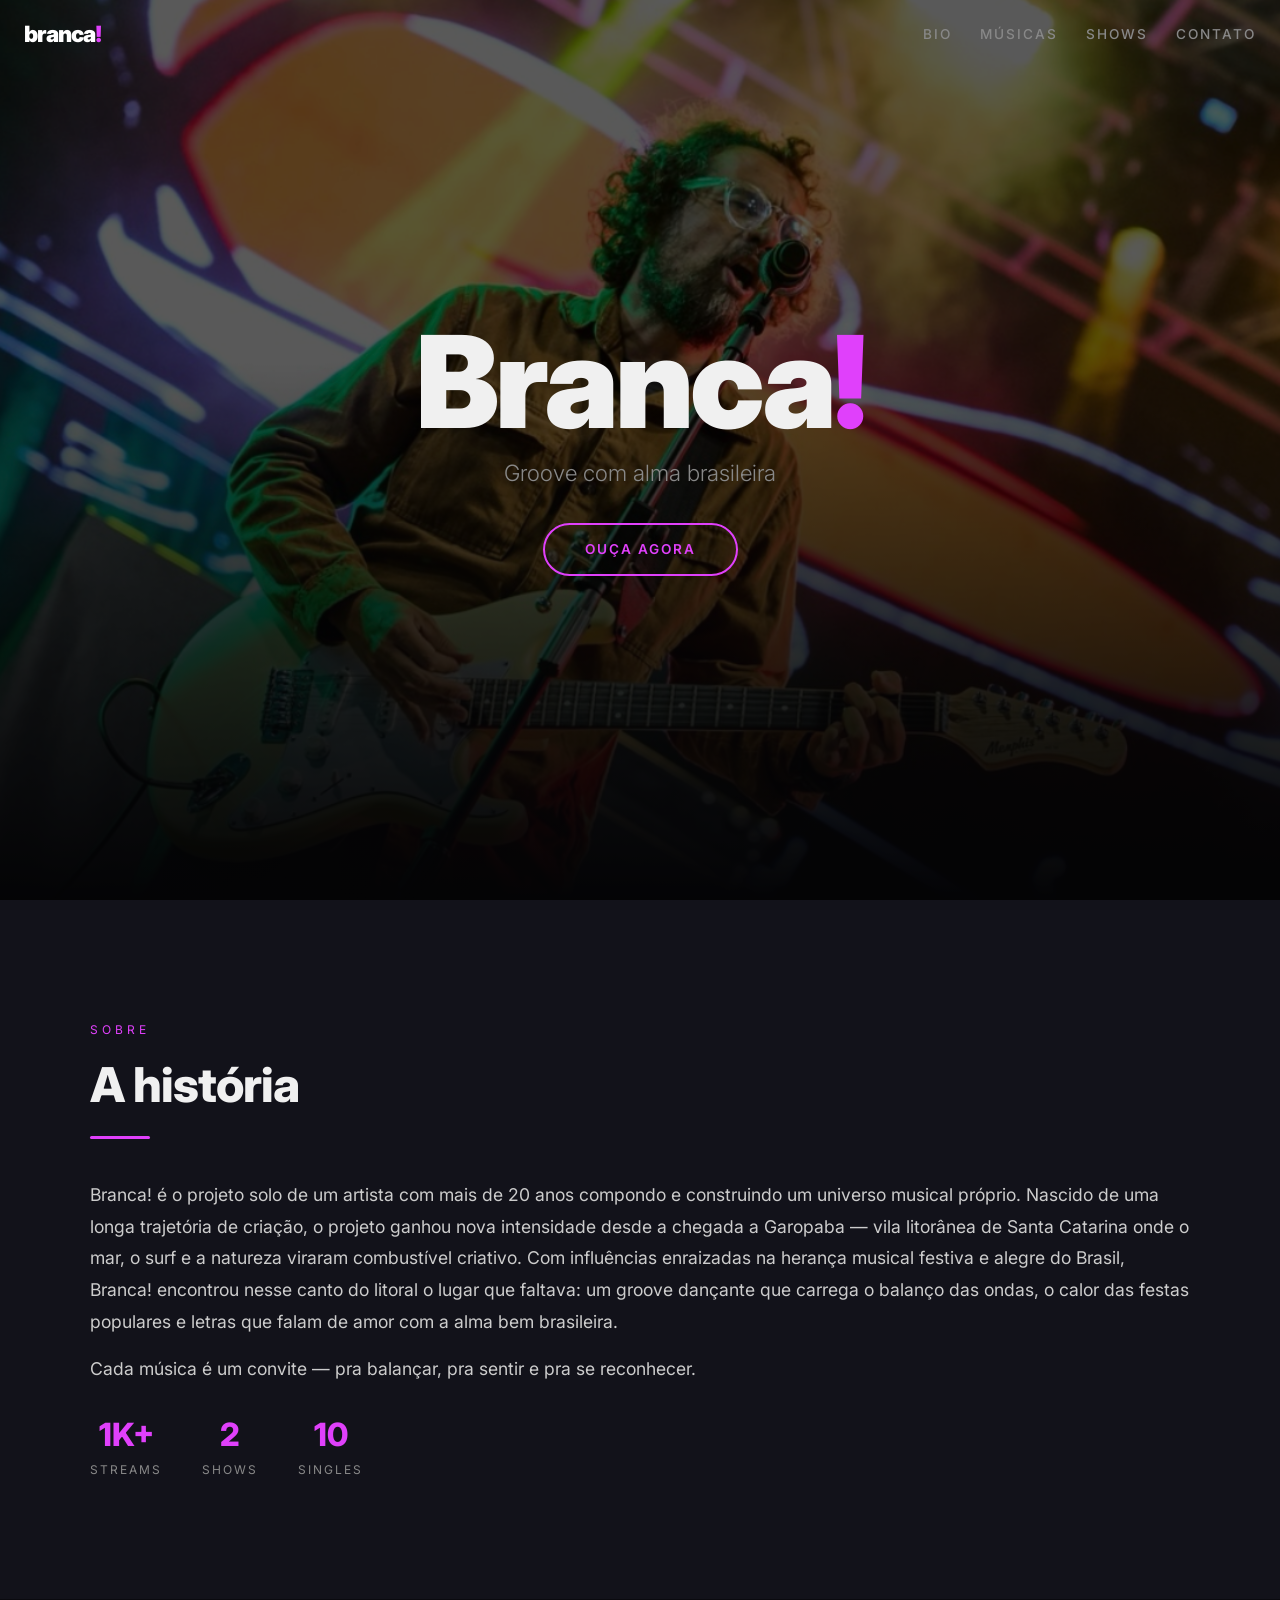
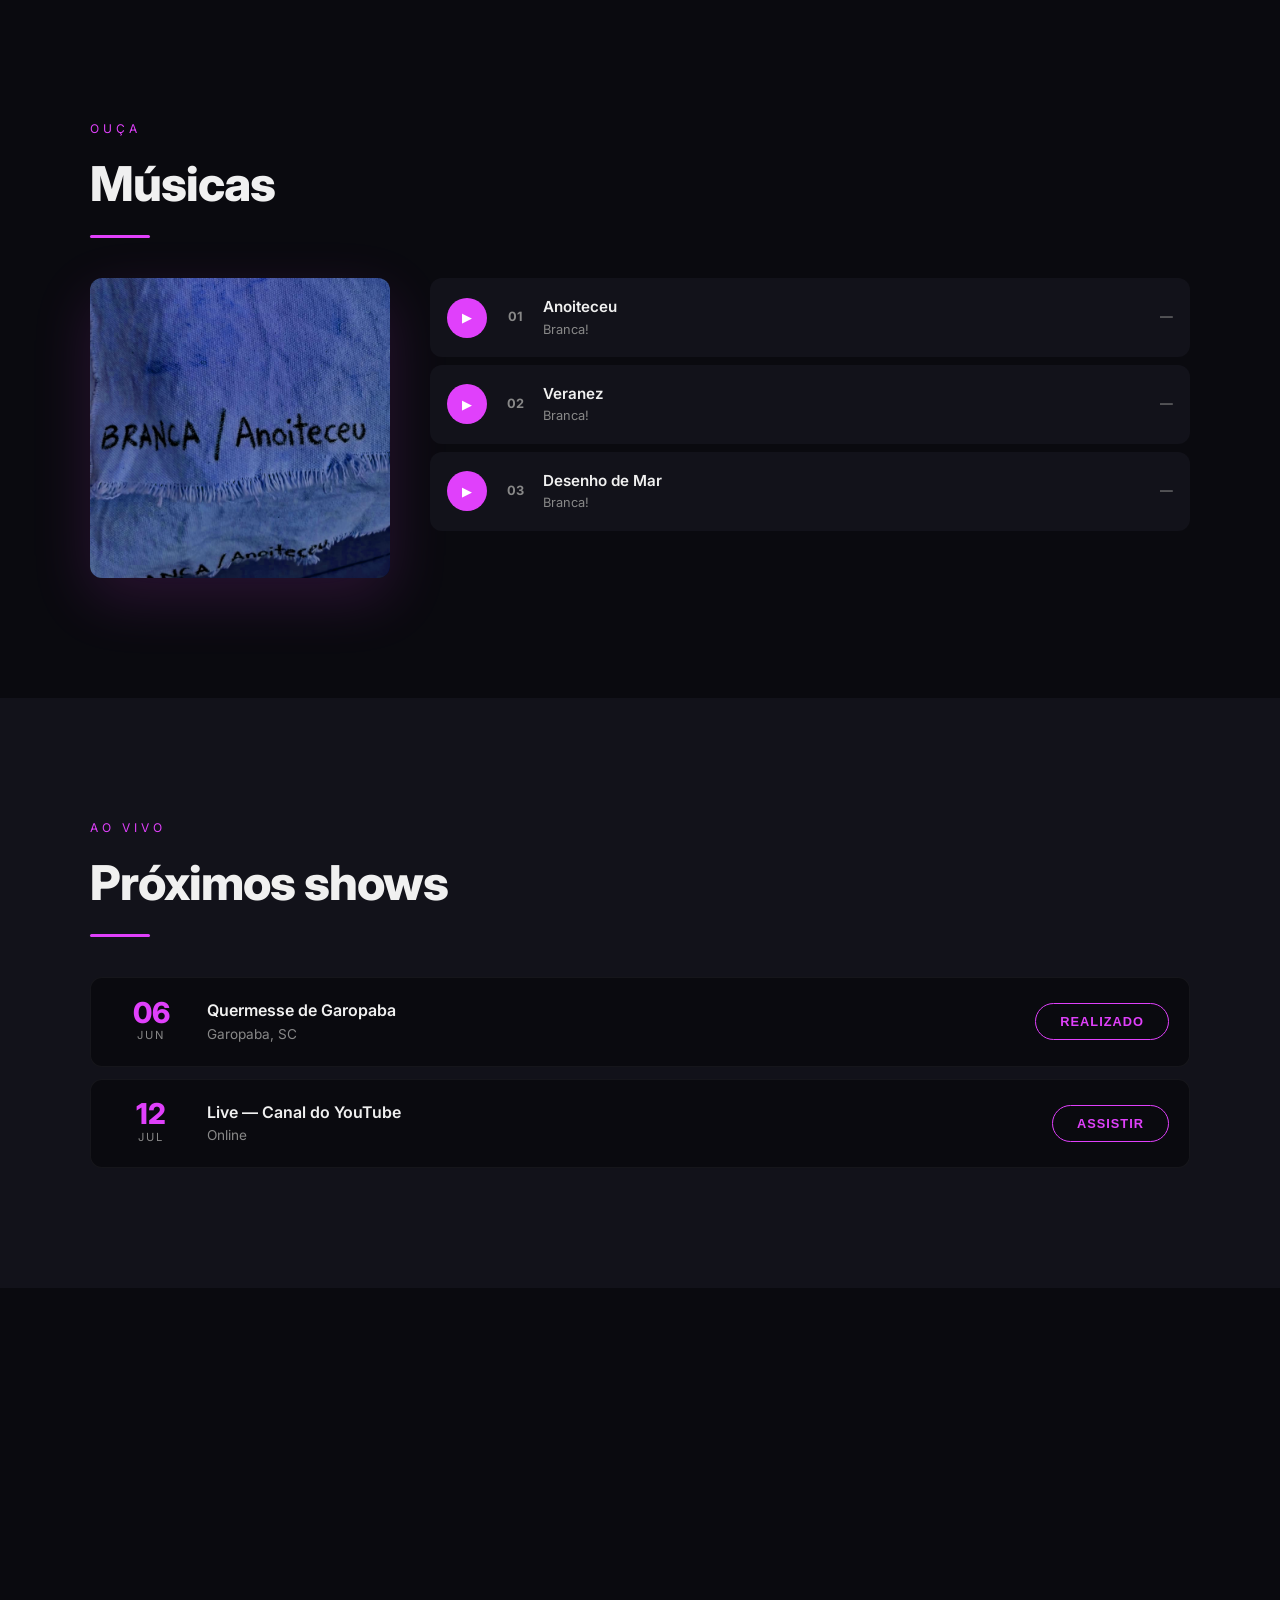
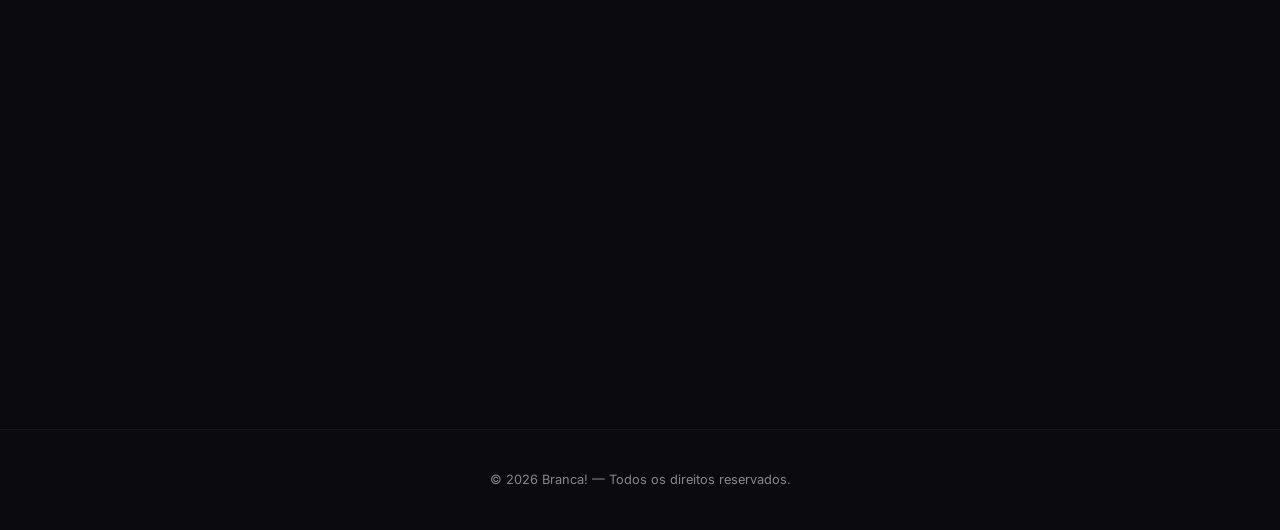
<file: index.html>
<!DOCTYPE html>
<html lang="pt-BR">
<head>
  <meta charset="UTF-8">
  <meta name="viewport" content="width=device-width, initial-scale=1.0">
  <title>Branca! — Artista Musical</title>
  <meta name="description" content="Site oficial de Branca! — música, shows, booking e mais.">
  <link rel="preconnect" href="https://fonts.googleapis.com">
  <link href="https://fonts.googleapis.com/css2?family=Inter:wght@300;400;500;600;700;800;900&display=swap" rel="stylesheet">
  <link rel="stylesheet" href="style.css">
</head>
<body>

<!-- ===== NAVEGAÇÃO ===== -->
<nav id="navbar">
  <a href="#hero" class="nav-logo">branca<span>!</span></a>
  <ul class="nav-links" id="navLinks">
    <li><a href="#bio">Bio</a></li>
    <li><a href="#musicas">Músicas</a></li>
    <li><a href="#shows">Shows</a></li>
    <li><a href="#contato">Contato</a></li>
  </ul>
  <button class="menu-toggle" id="menuToggle" aria-label="Menu">
    <span></span><span></span><span></span>
  </button>
</nav>

<!-- ===== HERO ===== -->
<section id="hero">
  <div class="hero-bg"></div>
  <div class="hero-content">
    <h1>Branca<span>!</span></h1>
    <p class="hero-tagline">Groove com alma brasileira</p>
    <a href="#musicas" class="hero-cta">Ouça agora</a>
  </div>
</section>

<!-- ===== BIO ===== -->
<section id="bio">
  <div class="container reveal">
    <span class="section-label">Sobre</span>
    <h2>A história</h2>
    <div class="divider"></div>
    <div class="bio-grid">
      <div class="bio-text">
        <p>Branca! é o projeto solo de um artista com mais de 20 anos compondo e construindo um universo musical próprio. Nascido de uma longa trajetória de criação, o projeto ganhou nova intensidade desde a chegada a Garopaba — vila litorânea de Santa Catarina onde o mar, o surf e a natureza viraram combustível criativo.
Com influências enraizadas na herança musical festiva e alegre do Brasil, Branca! encontrou nesse canto do litoral o lugar que faltava: um groove dançante que carrega o balanço das ondas, o calor das festas populares e letras que falam de amor com a alma bem brasileira.</p>
        <p>Cada música é um convite — pra balançar, pra sentir e pra se reconhecer.</p>
        <div class="bio-stats">
          <div class="stat"><div class="stat-num">1K+</div><div class="stat-label">Streams</div></div>
          <div class="stat"><div class="stat-num">2</div><div class="stat-label">Shows</div></div>
          <div class="stat"><div class="stat-num">10</div><div class="stat-label">Singles</div></div>
        </div>
      </div>
    </div>
  </div>
</section>

<!-- ===== MÚSICAS ===== -->
<section id="musicas">
  <div class="container reveal">
    <span class="section-label">Ouça</span>
    <h2>Músicas</h2>
    <div class="divider"></div>
    <div class="music-layout">
      <div class="album-art"><img src="album-cover.png" alt="Capa do álbum"></div>
      <div>
        <div class="tracklist" id="tracklist">

          <div class="track" data-track="1" data-title="Anoiteceu" data-src="Anoiteceu Stereo_mixagem.mp3">
            <button class="play-btn" aria-label="Play">▶</button>
            <span class="track-num">01</span>
            <div class="track-info">
              <div class="track-title">Anoiteceu</div>
              <div class="track-artist">Branca!</div>
            </div>
            <span class="track-dur">—</span>
          </div>

          <div class="track" data-track="2" data-title="Veranez" data-src="veranez.mp3">
            <button class="play-btn" aria-label="Play">▶</button>
            <span class="track-num">02</span>
            <div class="track-info">
              <div class="track-title">Veranez</div>
              <div class="track-artist">Branca!</div>
            </div>
            <span class="track-dur">—</span>
          </div>

          <div class="track" data-track="3" data-title="Desenho de Mar" data-src="desenho-de-mar.mp3">
            <button class="play-btn" aria-label="Play">▶</button>
            <span class="track-num">03</span>
            <div class="track-info">
              <div class="track-title">Desenho de Mar</div>
              <div class="track-artist">Branca!</div>
            </div>
            <span class="track-dur">—</span>
          </div>

        </div>
        <!-- Player bar -->
        <div class="player-bar" id="playerBar">
          <button class="play-btn" id="playerToggle" aria-label="Play/Pause">▶</button>
          <div class="now-playing">
            <div class="now-title" id="nowTitle">—</div>
            <div class="now-artist">Branca!</div>
            <div class="progress-bar" id="progressBar">
              <div class="progress-fill" id="progressFill"></div>
            </div>
          </div>
          <span class="track-dur" id="nowDur">0:00</span>
        </div>
      </div>
    </div>
  </div>
</section>

<!-- ===== SHOWS ===== -->
<section id="shows">
  <div class="container reveal">
    <span class="section-label">Ao vivo</span>
    <h2>Próximos shows</h2>
    <div class="divider"></div>
    <div class="shows-list">
      <div class="show-item">
        <div class="show-date"><div class="show-day">06</div><div class="show-month">Jun</div></div>
        <div class="show-info"><h3>Quermesse de Garopaba</h3><p>Garopaba, SC</p></div>
        <button class="btn-ticket" disabled>Realizado</button>
      </div>
      <div class="show-item">
        <div class="show-date"><div class="show-day">12</div><div class="show-month">Jul</div></div>
        <div class="show-info"><h3>Live — Canal do YouTube</h3><p>Online</p></div>
        <button class="btn-ticket">Assistir</button>
      </div>
    </div>
  </div>
</section>

<!-- ===== CONTATO ===== -->
<section id="contato">
  <div class="container reveal">
    <span class="section-label">Fale conosco</span>
    <h2>Contato & Booking</h2>
    <div class="divider"></div>
    <div class="contact-grid">
      <div class="contact-info">
        <p>Para booking, parcerias ou qualquer outro assunto, preencha o formulário ao lado ou envie um e-mail para <a href="mailto:mauricio.brancalion@gmail.com">mauricio.brancalion@gmail.com</a></p>
        <div class="social-links">
          <a href="https://www.instagram.com/mauriciobrancalion" target="_blank" rel="noopener" aria-label="Instagram">
            <svg xmlns="http://www.w3.org/2000/svg" width="24" height="24" viewBox="0 0 24 24" fill="currentColor"><path d="M12 2.163c3.204 0 3.584.012 4.85.07 1.366.062 2.633.334 3.608 1.308.975.975 1.246 2.242 1.308 3.608.058 1.266.07 1.646.07 4.85s-.012 3.584-.07 4.85c-.062 1.366-.334 2.633-1.308 3.608-.975.975-2.242 1.246-3.608 1.308-1.266.058-1.646.07-4.85.07s-3.584-.012-4.85-.07c-1.366-.062-2.633-.334-3.608-1.308-.975-.975-1.246-2.242-1.308-3.608C2.175 15.584 2.163 15.204 2.163 12s.012-3.584.07-4.85c.062-1.366.334-2.633 1.308-3.608.975-.975 2.242-1.246 3.608-1.308C8.416 2.175 8.796 2.163 12 2.163zm0-2.163C8.741 0 8.332.014 7.052.072 5.197.157 3.355.673 2.014 2.014.673 3.355.157 5.197.072 7.052.014 8.332 0 8.741 0 12c0 3.259.014 3.668.072 4.948.085 1.855.601 3.697 1.942 5.038 1.341 1.341 3.183 1.857 5.038 1.942C8.332 23.986 8.741 24 12 24s3.668-.014 4.948-.072c1.855-.085 3.697-.601 5.038-1.942 1.341-1.341 1.857-3.183 1.942-5.038.058-1.28.072-1.689.072-4.948s-.014-3.668-.072-4.948c-.085-1.855-.601-3.697-1.942-5.038C20.645.673 18.803.157 16.948.072 15.668.014 15.259 0 12 0zm0 5.838a6.162 6.162 0 1 0 0 12.324 6.162 6.162 0 0 0 0-12.324zm0 10.162a4 4 0 1 1 0-8 4 4 0 0 1 0 8zm6.406-11.845a1.44 1.44 0 1 0 0 2.881 1.44 1.44 0 0 0 0-2.881z"/></svg>
          </a>
          <a href="https://www.youtube.com/@mauriciobrancalion" target="_blank" rel="noopener" aria-label="YouTube">
            <svg xmlns="http://www.w3.org/2000/svg" width="24" height="24" viewBox="0 0 24 24" fill="currentColor"><path d="M23.495 6.205a3.007 3.007 0 0 0-2.088-2.088c-1.87-.501-9.396-.501-9.396-.501s-7.507-.01-9.396.501A3.007 3.007 0 0 0 .527 6.205a31.247 31.247 0 0 0-.522 5.805 31.247 31.247 0 0 0 .522 5.783 3.007 3.007 0 0 0 2.088 2.088c1.868.502 9.396.502 9.396.502s7.506 0 9.396-.502a3.007 3.007 0 0 0 2.088-2.088 31.247 31.247 0 0 0 .5-5.783 31.247 31.247 0 0 0-.5-5.805zM9.609 15.601V8.408l6.264 3.602z"/></svg>
          </a>
          <a href="https://open.spotify.com/intl-pt/artist/0hDMFi9hC7xFhLczcDM0tz?si=Kcowm-bwRRGkhLsQZmN9Jg" target="_blank" rel="noopener" aria-label="Spotify">
            <svg xmlns="http://www.w3.org/2000/svg" width="24" height="24" viewBox="0 0 24 24" fill="currentColor"><path d="M12 0C5.4 0 0 5.4 0 12s5.4 12 12 12 12-5.4 12-12S18.66 0 12 0zm5.521 17.34c-.24.359-.66.48-1.021.24-2.82-1.74-6.36-2.101-10.561-1.141-.418.122-.779-.179-.899-.539-.12-.421.18-.78.54-.9 4.56-1.021 8.52-.6 11.64 1.32.42.18.479.659.301 1.02zm1.44-3.3c-.301.42-.841.6-1.262.3-3.239-1.98-8.159-2.58-11.939-1.38-.479.12-1.02-.12-1.14-.6-.12-.48.12-1.021.6-1.141C9.6 9.9 15 10.561 18.72 12.84c.361.181.54.78.241 1.2zm.12-3.36C15.24 8.4 8.82 8.16 5.16 9.301c-.6.179-1.2-.181-1.38-.721-.18-.601.18-1.2.72-1.381 4.26-1.26 11.28-1.02 15.721 1.621.539.3.719 1.02.419 1.56-.299.421-1.02.599-1.559.3z"/></svg>
          </a>
        </div>
      </div>
      <form class="contact-form" id="contactForm">
        <input type="text" id="inputNome" name="nome" placeholder="Seu nome" required>
        <input type="email" id="inputEmail" name="email" placeholder="Seu e-mail" required>
        <textarea id="inputMsg" name="mensagem" placeholder="Sua mensagem" required></textarea>
        <button type="submit" class="btn-send">Enviar mensagem</button>
      </form>
    </div>
  </div>
</section>

<!-- ===== FOOTER ===== -->
<footer>
  <p>&copy; 2026 Branca! — Todos os direitos reservados.</p>
</footer>

<!-- Player de áudio real -->
<audio id="audioPlayer" preload="none"></audio>

<script>
/* ===== NAV: scroll & mobile menu ===== */
const nav = document.getElementById('navbar');
const toggle = document.getElementById('menuToggle');
const links = document.getElementById('navLinks');

window.addEventListener('scroll', () => {
  nav.classList.toggle('scrolled', window.scrollY > 50);
});

toggle.addEventListener('click', () => {
  links.classList.toggle('open');
});

links.querySelectorAll('a').forEach(a => {
  a.addEventListener('click', () => links.classList.remove('open'));
});

/* ===== NAV: active link on scroll ===== */
const sections = document.querySelectorAll('section');
const navAnchors = links.querySelectorAll('a');

window.addEventListener('scroll', () => {
  let current = '';
  sections.forEach(s => {
    if (window.scrollY >= s.offsetTop - 200) current = s.id;
  });
  navAnchors.forEach(a => {
    a.classList.toggle('active', a.getAttribute('href') === '#' + current);
  });
});

/* ===== REVEAL on scroll ===== */
const reveals = document.querySelectorAll('.reveal');
const revealObs = new IntersectionObserver((entries) => {
  entries.forEach(e => { if (e.isIntersecting) e.target.classList.add('visible'); });
}, { threshold: 0.15 });
reveals.forEach(el => revealObs.observe(el));

/* ===== MUSIC PLAYER (real) ===== */
const audio = document.getElementById('audioPlayer');
const tracklist = document.getElementById('tracklist');
const playerBar = document.getElementById('playerBar');
const nowTitle = document.getElementById('nowTitle');
const nowDur = document.getElementById('nowDur');
const progressFill = document.getElementById('progressFill');
const progressBar = document.getElementById('progressBar');
const playerToggle = document.getElementById('playerToggle');

function formatTime(sec) {
  const m = Math.floor(sec / 60);
  const s = String(Math.floor(sec % 60)).padStart(2, '0');
  return `${m}:${s}`;
}

tracklist.querySelectorAll('.track').forEach(track => {
  track.addEventListener('click', () => {
    tracklist.querySelectorAll('.track').forEach(t => t.classList.remove('active'));
    track.classList.add('active');
    playerBar.classList.add('visible');
    nowTitle.textContent = track.dataset.title;
    audio.src = track.dataset.src;
    audio.play();
    playerToggle.textContent = '⏸';
  });
});

playerToggle.addEventListener('click', () => {
  if (audio.paused) {
    audio.play();
    playerToggle.textContent = '⏸';
  } else {
    audio.pause();
    playerToggle.textContent = '▶';
  }
});

// Clique na barra de progresso para seek
progressBar.addEventListener('click', (e) => {
  if (!audio.duration) return;
  const rect = progressBar.getBoundingClientRect();
  const pct = (e.clientX - rect.left) / rect.width;
  audio.currentTime = pct * audio.duration;
});

audio.addEventListener('timeupdate', () => {
  if (audio.duration) {
    const pct = (audio.currentTime / audio.duration) * 100;
    progressFill.style.width = pct + '%';
    nowDur.textContent = formatTime(audio.currentTime) + ' / ' + formatTime(audio.duration);
  }
});

audio.addEventListener('ended', () => {
  playerToggle.textContent = '▶';
  progressFill.style.width = '0%';
  nowDur.textContent = '0:00';
  // Remove active da faixa atual
  tracklist.querySelectorAll('.track').forEach(t => t.classList.remove('active'));
});

audio.addEventListener('error', () => {
  nowTitle.textContent = 'Erro ao carregar áudio';
});

/* ===== FORMULÁRIO ===== */
document.getElementById('contactForm').addEventListener('submit', function(e) {
  e.preventDefault();
  const nome = document.getElementById('inputNome').value;
  const email = document.getElementById('inputEmail').value;
  const msg = document.getElementById('inputMsg').value;
  const assunto = encodeURIComponent('Contato via site — ' + nome);
  const corpo = encodeURIComponent('Nome: ' + nome + '\nE-mail: ' + email + '\n\n' + msg);
  window.location.href = 'mailto:mauricio.brancalion@gmail.com?subject=' + assunto + '&body=' + corpo;
});
</script>
</body>
</html>
</file>
<file: style.css>
/* ===== RESET & BASE ===== */
*,*::before,*::after{margin:0;padding:0;box-sizing:border-box}
:root{--bg:#0a0a0f;--bg2:#12121a;--bg3:#1a1a25;--text:#f0f0f0;--muted:#888;--accent:#e040fb;--accent2:#ea80fc;--radius:12px;--font:'Inter',system-ui,sans-serif}
html{scroll-behavior:smooth;font-size:16px}
body{font-family:var(--font);background:var(--bg);color:var(--text);line-height:1.6;overflow-x:hidden}
a{color:var(--accent);text-decoration:none;transition:.3s}
a:hover{color:var(--accent2)}
img{max-width:100%;display:block}
section{padding:100px 24px}
.container{max-width:1100px;margin:0 auto}
h2{font-size:clamp(2rem,5vw,3rem);font-weight:800;margin-bottom:12px;letter-spacing:-1px}
.section-label{text-transform:uppercase;font-size:.75rem;letter-spacing:4px;color:var(--accent);margin-bottom:8px;display:block}
.divider{width:60px;height:3px;background:var(--accent);border-radius:2px;margin-bottom:40px}

/* ===== NAV ===== */
nav{position:fixed;top:0;left:0;width:100%;z-index:100;padding:16px 24px;display:flex;justify-content:space-between;align-items:center;transition:background .4s,box-shadow .4s}
nav.scrolled{background:rgba(10,10,15,.92);backdrop-filter:blur(12px);box-shadow:0 2px 20px rgba(0,0,0,.5)}
.nav-logo{font-size:1.4rem;font-weight:900;letter-spacing:-1px;color:#fff}
.nav-logo span{color:var(--accent)}
.nav-links{display:flex;gap:28px;list-style:none}
.nav-links a{color:var(--muted);font-size:.85rem;font-weight:500;text-transform:uppercase;letter-spacing:2px;position:relative;padding-bottom:4px}
.nav-links a::after{content:'';position:absolute;bottom:0;left:0;width:0;height:2px;background:var(--accent);transition:.3s}
.nav-links a:hover,.nav-links a.active{color:#fff}
.nav-links a:hover::after,.nav-links a.active::after{width:100%}
.menu-toggle{display:none;flex-direction:column;gap:5px;cursor:pointer;background:none;border:none;padding:4px}
.menu-toggle span{width:24px;height:2px;background:#fff;transition:.3s}

/* ===== HERO ===== */
#hero{min-height:100vh;display:flex;align-items:center;justify-content:center;text-align:center;position:relative;overflow:hidden;padding:0 24px}
.hero-bg{position:absolute;inset:0;background:url('hero-bg.png') center/cover;filter:brightness(.35)}
.hero-bg::after{content:'';position:absolute;inset:0;background:linear-gradient(transparent 40%,var(--bg))}
.hero-content{position:relative;z-index:2}
.hero-content h1{font-size:clamp(3.5rem,12vw,8rem);font-weight:900;letter-spacing:-4px;line-height:.9;margin-bottom:16px}
.hero-content h1 span{color:var(--accent);display:inline-block;animation:glow 3s ease-in-out infinite alternate}
.hero-tagline{font-size:clamp(1rem,2.5vw,1.4rem);color:var(--muted);font-weight:300;margin-bottom:32px}
.hero-cta{display:inline-block;padding:14px 40px;border:2px solid var(--accent);color:var(--accent);border-radius:50px;font-weight:600;text-transform:uppercase;letter-spacing:2px;font-size:.85rem;transition:.3s}
.hero-cta:hover{background:var(--accent);color:var(--bg);box-shadow:0 0 30px rgba(224,64,251,.4)}
@keyframes glow{from{text-shadow:0 0 20px rgba(224,64,251,.2)}to{text-shadow:0 0 40px rgba(224,64,251,.5)}}

/* ===== BIO ===== */
#bio{background:var(--bg2)}
.bio-grid{display:grid;grid-template-columns:1fr;gap:40px;align-items:center}
.bio-text p{font-size:1.1rem;color:#ccc;line-height:1.8;margin-bottom:16px}
.bio-stats{display:flex;gap:40px;margin-top:24px}
.stat{text-align:center}
.stat-num{font-size:2rem;font-weight:800;color:var(--accent)}
.stat-label{font-size:.75rem;text-transform:uppercase;letter-spacing:2px;color:var(--muted)}

/* ===== MUSIC ===== */
#musicas{background:var(--bg)}
.music-layout{display:grid;grid-template-columns:1fr;gap:40px;align-items:start}
.album-art{border-radius:var(--radius);overflow:hidden;box-shadow:0 20px 60px rgba(224,64,251,.15);aspect-ratio:1;max-width:350px;margin:0 auto}
.album-art img{width:100%;height:100%;object-fit:cover;transition:.5s}
.album-art:hover img{transform:scale(1.05)}
.tracklist{display:flex;flex-direction:column;gap:8px}
.track{display:flex;align-items:center;gap:16px;padding:16px;border-radius:var(--radius);background:var(--bg2);cursor:pointer;transition:.3s;border:1px solid transparent}
.track:hover,.track.active{border-color:var(--accent);background:var(--bg3)}
.track-num{font-size:.8rem;color:var(--muted);width:24px;text-align:center;font-weight:700}
.track-info{flex:1}
.track-title{font-weight:600;font-size:.95rem}
.track-artist{font-size:.8rem;color:var(--muted)}
.track-dur{font-size:.8rem;color:var(--muted)}
.play-btn{width:40px;height:40px;border-radius:50%;border:none;background:var(--accent);color:#fff;cursor:pointer;display:flex;align-items:center;justify-content:center;transition:.3s;flex-shrink:0}
.play-btn:hover{transform:scale(1.1);box-shadow:0 0 20px rgba(224,64,251,.4)}
.player-bar{margin-top:24px;padding:20px;background:var(--bg2);border-radius:var(--radius);display:none;align-items:center;gap:16px}
.player-bar.visible{display:flex}
.player-bar .now-playing{flex:1}
.player-bar .now-title{font-weight:600;font-size:.9rem}
.player-bar .now-artist{font-size:.75rem;color:var(--muted)}
.progress-bar{width:100%;height:4px;background:var(--bg3);border-radius:2px;margin-top:8px;overflow:hidden}
.progress-fill{height:100%;width:0;background:var(--accent);border-radius:2px;transition:width .3s}

/* ===== SHOWS ===== */
#shows{background:var(--bg2)}
.shows-list{display:flex;flex-direction:column;gap:12px}
.show-item{display:grid;grid-template-columns:80px 1fr auto;gap:16px;align-items:center;padding:20px;background:var(--bg);border-radius:var(--radius);border:1px solid rgba(255,255,255,.05);transition:.3s}
.show-item:hover{border-color:var(--accent);transform:translateY(-2px)}
.show-date{text-align:center}
.show-day{font-size:1.8rem;font-weight:800;line-height:1;color:var(--accent)}
.show-month{font-size:.7rem;text-transform:uppercase;letter-spacing:2px;color:var(--muted)}
.show-info h3{font-size:1rem;font-weight:600}
.show-info p{font-size:.85rem;color:var(--muted)}
.btn-ticket{padding:10px 24px;background:transparent;border:1px solid var(--accent);color:var(--accent);border-radius:50px;font-size:.8rem;font-weight:600;text-transform:uppercase;letter-spacing:1px;cursor:pointer;transition:.3s}
.btn-ticket:hover{background:var(--accent);color:#fff}

/* ===== CONTATO ===== */
#contato{background:var(--bg)}
.contact-grid{display:grid;grid-template-columns:1fr;gap:40px}
.contact-info p{color:#aaa;font-size:1rem;margin-bottom:20px;line-height:1.8}
.social-links{display:flex;gap:16px}
.social-links a{width:44px;height:44px;border-radius:50%;border:1px solid rgba(255,255,255,.1);display:flex;align-items:center;justify-content:center;transition:.3s;font-size:1.1rem}
.social-links a:hover{border-color:var(--accent);background:rgba(224,64,251,.1)}
.contact-form{display:flex;flex-direction:column;gap:16px}
.contact-form input,.contact-form textarea{padding:16px;background:var(--bg2);border:1px solid rgba(255,255,255,.08);border-radius:var(--radius);color:#fff;font-family:var(--font);font-size:.95rem;transition:.3s;outline:none}
.contact-form input:focus,.contact-form textarea:focus{border-color:var(--accent)}
.contact-form textarea{min-height:140px;resize:vertical}
.btn-send{padding:16px 40px;background:var(--accent);color:#fff;border:none;border-radius:50px;font-size:.9rem;font-weight:700;text-transform:uppercase;letter-spacing:2px;cursor:pointer;transition:.3s;align-self:flex-start}
.btn-send:hover{background:var(--accent2);box-shadow:0 0 30px rgba(224,64,251,.3)}

/* ===== FOOTER ===== */
footer{text-align:center;padding:40px 24px;border-top:1px solid rgba(255,255,255,.05);color:var(--muted);font-size:.8rem}

/* ===== ANIMATIONS ===== */
.reveal{opacity:0;transform:translateY(30px);transition:opacity .8s,transform .8s}
.reveal.visible{opacity:1;transform:none}

/* ===== RESPONSIVE ===== */
@media(min-width:768px){
  .bio-grid{grid-template-columns:1fr}
  .music-layout{grid-template-columns:300px 1fr}
  .contact-grid{grid-template-columns:1fr 1.2fr}
  .show-item{grid-template-columns:80px 1fr auto}
}
@media(min-width:1024px){
  section{padding:120px 40px}
}
@media(max-width:767px){
  .nav-links{position:fixed;top:0;right:-100%;width:70%;height:100vh;background:var(--bg2);flex-direction:column;padding:80px 40px;gap:24px;transition:.4s}
  .nav-links.open{right:0}
  .menu-toggle{display:flex}
  .show-item{grid-template-columns:60px 1fr;gap:12px}
  .btn-ticket{grid-column:1/-1;margin-top:4px;text-align:center}
  .bio-stats{gap:24px}
  .album-art{max-width:250px}
}
</file>
